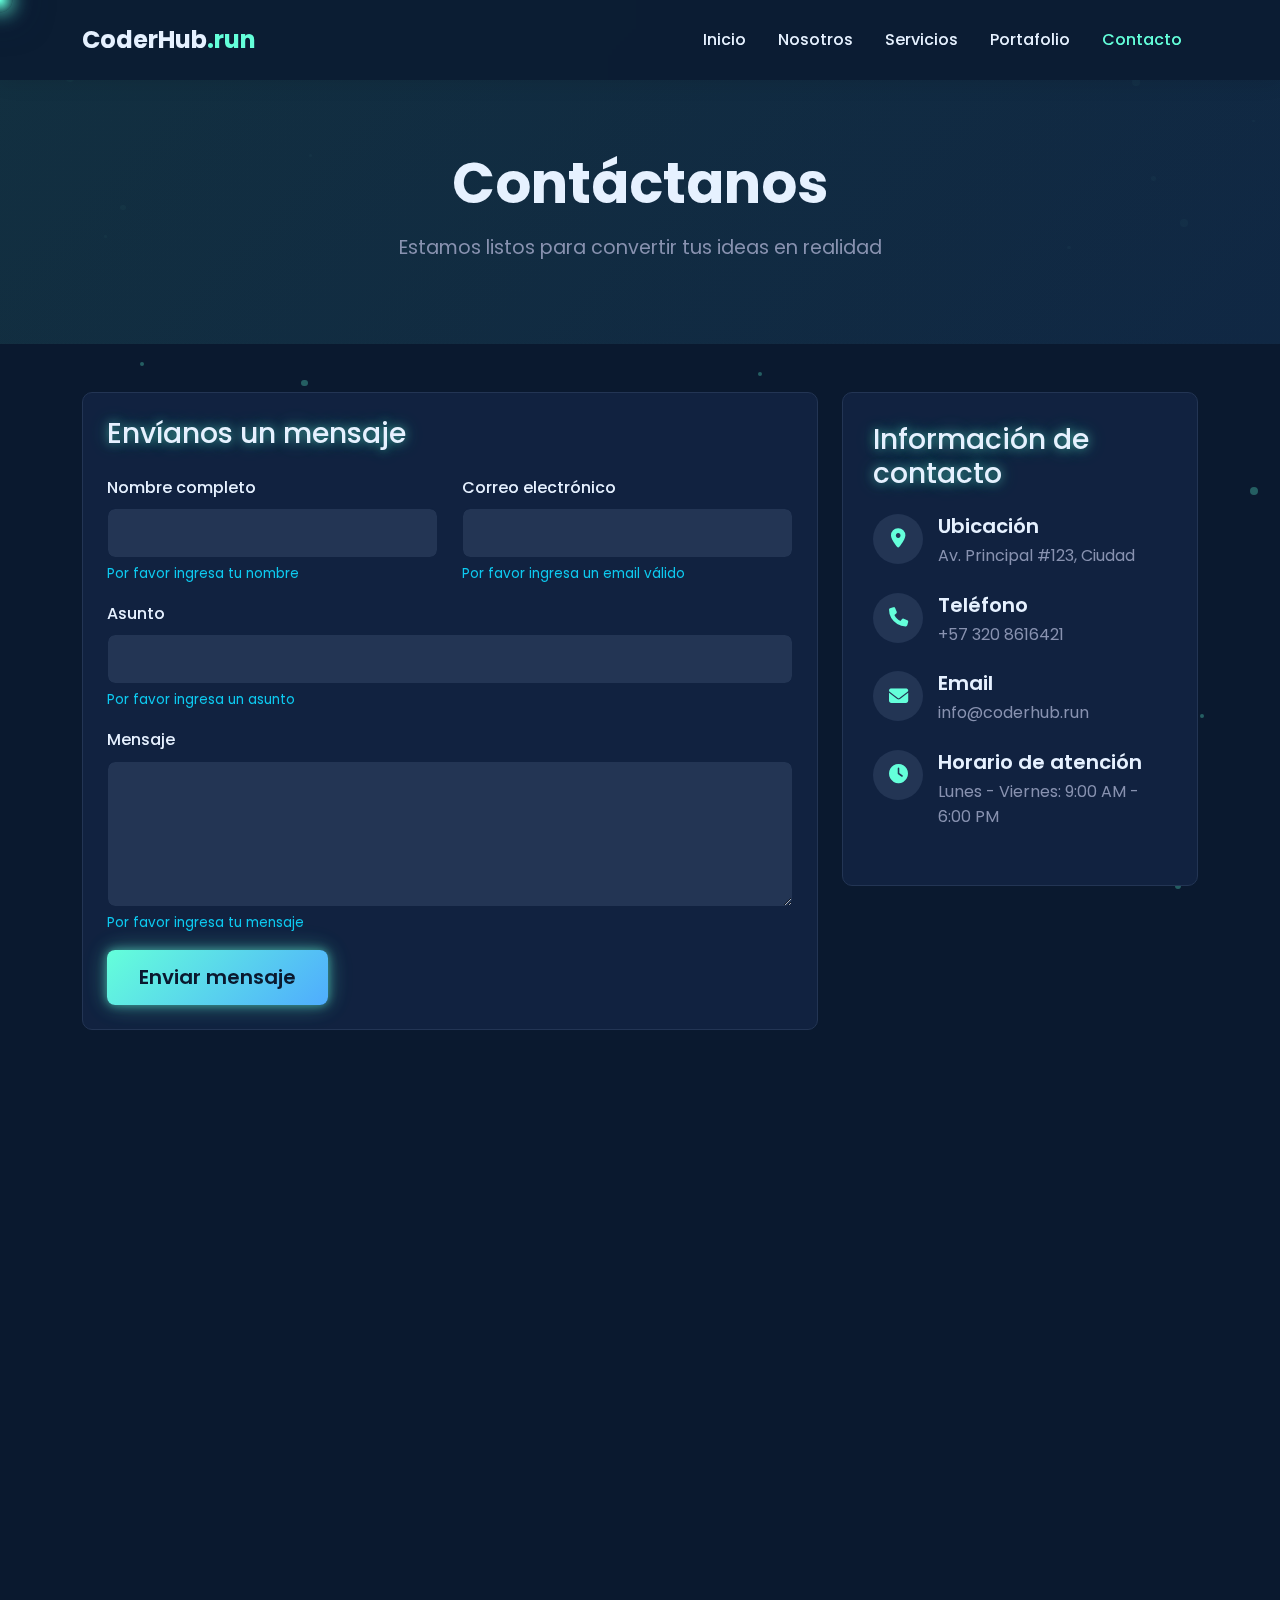
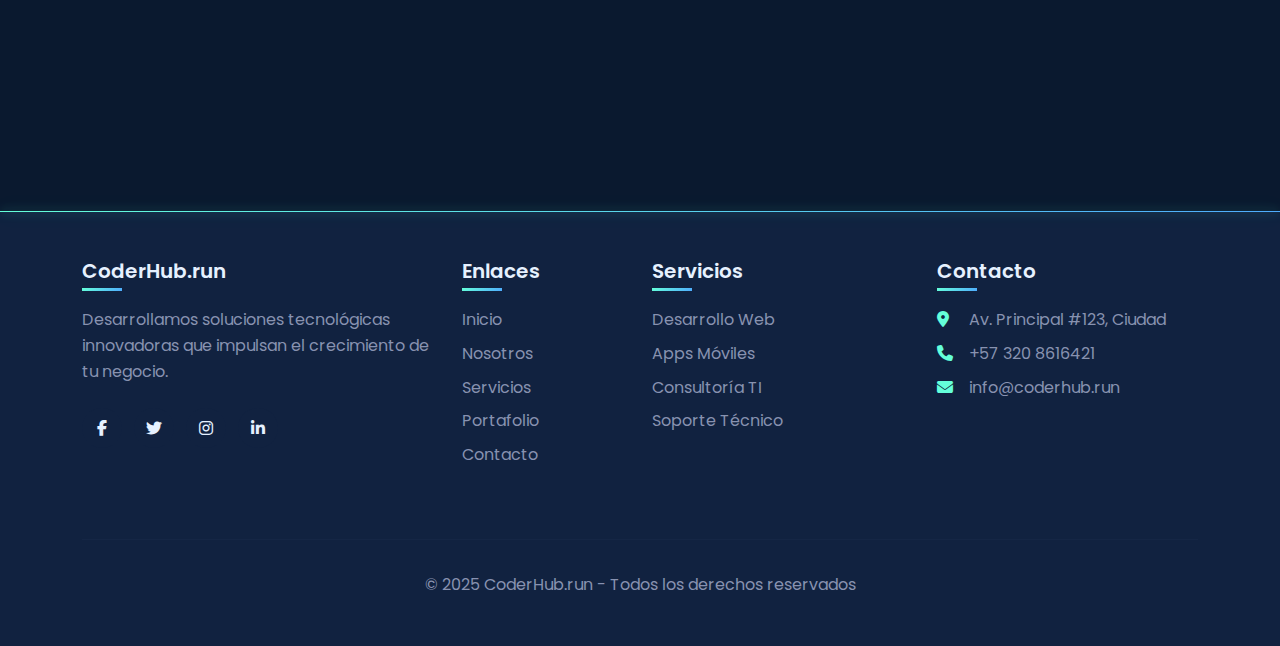
<file: contacto.html>
<!DOCTYPE html>
<html lang="es">
<head>
    <meta charset="UTF-8">
    <meta name="viewport" content="width=device-width, initial-scale=1.0">
    <title>Contacto - CoderHub.run</title>
    <!-- Bootstrap CSS -->
    <link href="https://cdn.jsdelivr.net/npm/bootstrap@5.3.0/dist/css/bootstrap.min.css" rel="stylesheet">
    <!-- Font Awesome -->
    <link rel="stylesheet" href="https://cdnjs.cloudflare.com/ajax/libs/font-awesome/6.4.0/css/all.min.css">
    <!-- Animate.css -->
    <link rel="stylesheet" href="https://cdnjs.cloudflare.com/ajax/libs/animate.css/4.1.1/animate.min.css">
    <!-- Google Fonts -->
    <link href="https://fonts.googleapis.com/css2?family=Poppins:wght@300;400;500;600;700&display=swap" rel="stylesheet">
    <!-- CSS personalizado -->
    <link rel="stylesheet" href="css/styles.css">
</head>
<body>
    <!-- Navbar -->
    <nav class="navbar navbar-expand-lg navbar-dark fixed-top">
        <div class="container">
            <a class="navbar-brand" href="index.html">
                <span class="brand-text">CoderHub<span class="brand-accent">.run</span></span>
            </a>
            <button class="navbar-toggler" type="button" data-bs-toggle="collapse" data-bs-target="#navbarNav">
                <span class="navbar-toggler-icon"></span>
            </button>
            <div class="collapse navbar-collapse" id="navbarNav">
                <ul class="navbar-nav ms-auto">
                    <li class="nav-item">
                        <a class="nav-link" href="index.html">Inicio</a>
                    </li>
                    <li class="nav-item">
                        <a class="nav-link" href="nosotros.html">Nosotros</a>
                    </li>
                    <li class="nav-item">
                        <a class="nav-link" href="servicios.html">Servicios</a>
                    </li>
                    <li class="nav-item">
                        <a class="nav-link" href="portafolio.html">Portafolio</a>
                    </li>
                    <li class="nav-item">
                        <a class="nav-link active" href="contacto.html">Contacto</a>
                    </li>
                </ul>
            </div>
        </div>
    </nav>

    <!-- Page Header -->
    <section class="page-header">
        <div class="container">
            <div class="row">
                <div class="col-12">
                    <h1 class="animate__animated animate__fadeInDown">Contáctanos</h1>
                    <p class="animate__animated animate__fadeIn animate__delay-1s">Estamos listos para convertir tus ideas en realidad</p>
                </div>
            </div>
        </div>
    </section>

    <!-- Contact Content -->
    <section class="contact-content py-5">
        <div class="container">
            <div class="row">
                <div class="col-lg-8 mb-5 mb-lg-0">
                    <div class="card magic-reveal">
                        <div class="card-body p-4">
                            <h3 class="neon-text mb-4">Envíanos un mensaje</h3>
                            <form id="contactForm">
                                <div class="row">
                                    <div class="col-md-6 mb-3">
                                        <label for="name" class="form-label">Nombre completo</label>
                                        <input type="text" class="form-control" id="name" required>
                                        <div class="invalid-feedback">Por favor ingresa tu nombre</div>
                                    </div>
                                    <div class="col-md-6 mb-3">
                                        <label for="email" class="form-label">Correo electrónico</label>
                                        <input type="email" class="form-control" id="email" required>
                                        <div class="invalid-feedback">Por favor ingresa un email válido</div>
                                    </div>
                                </div>
                                <div class="mb-3">
                                    <label for="subject" class="form-label">Asunto</label>
                                    <input type="text" class="form-control" id="subject" required>
                                    <div class="invalid-feedback">Por favor ingresa un asunto</div>
                                </div>
                                <div class="mb-3">
                                    <label for="message" class="form-label">Mensaje</label>
                                    <textarea class="form-control" id="message" rows="5" required></textarea>
                                    <div class="invalid-feedback">Por favor ingresa tu mensaje</div>
                                </div>
                                <button type="submit" class="btn btn-primary btn-lg">Enviar mensaje</button>
                            </form>
                        </div>
                    </div>
                </div>
                <div class="col-lg-4">
                    <div class="contact-info magic-reveal">
                        <h3 class="neon-text mb-4">Información de contacto</h3>
                        <div class="contact-item mb-4">
                            <div class="contact-icon">
                                <i class="fas fa-map-marker-alt"></i>
                            </div>
                            <div class="contact-details">
                                <h5>Ubicación</h5>
                                <p>Av. Principal #123, Ciudad</p>
                            </div>
                        </div>
                        <div class="contact-item mb-4">
                            <div class="contact-icon">
                                <i class="fas fa-phone"></i>
                            </div>
                            <div class="contact-details">
                                <h5>Teléfono</h5>
                                <p>+57 320 8616421</p>
                            </div>
                        </div>
                        <div class="contact-item mb-4">
                            <div class="contact-icon">
                                <i class="fas fa-envelope"></i>
                            </div>
                            <div class="contact-details">
                                <h5>Email</h5>
                                <p>info@coderhub.run</p>
                            </div>
                        </div>
                        <div class="contact-item">
                            <div class="contact-icon">
                                <i class="fas fa-clock"></i>
                            </div>
                            <div class="contact-details">
                                <h5>Horario de atención</h5>
                                <p>Lunes - Viernes: 9:00 AM - 6:00 PM</p>
                            </div>
                        </div>
                    </div>
                </div>
            </div>

            <div class="row mt-5">
                <div class="col-12">
                    <div class="map-container magic-reveal">
                        <h3 class="neon-text mb-4">Nuestra ubicación</h3>
                        <div class="ratio ratio-16x9">
                            <iframe src="https://www.google.com/maps/embed?pb=!1m18!1m12!1m3!1d3966.521260322283!2d-75.5619058857344!3d6.201662495501325!2m3!1f0!2f0!3f0!3m2!1i1024!2i768!4f13.1!3m3!1m2!1s0x8e468280f8c32c7f%3A0x4dee4fe8d4b6d0c1!2sMedell%C3%ADn%2C%20Antioquia!5e0!3m2!1ses!2sco!4v1620000000000!5m2!1ses!2sco" width="600" height="450" style="border:0;" allowfullscreen="" loading="lazy"></iframe>
                        </div>
                    </div>
                </div>
            </div>
        </div>
    </section>

    <!-- Footer -->
    <footer class="footer py-5">
        <div class="container">
            <div class="row">
                <div class="col-lg-4 mb-4">
                    <h5>CoderHub.run</h5>
                    <p>Desarrollamos soluciones tecnológicas innovadoras que impulsan el crecimiento de tu negocio.</p>
                    <div class="social-icons">
                        <a href="#"><i class="fab fa-facebook-f"></i></a>
                        <a href="#"><i class="fab fa-twitter"></i></a>
                        <a href="#"><i class="fab fa-instagram"></i></a>
                        <a href="#"><i class="fab fa-linkedin-in"></i></a>
                    </div>
                </div>
                <div class="col-lg-2 col-md-6 mb-4">
                    <h5>Enlaces</h5>
                    <ul class="list-unstyled">
                        <li><a href="index.html">Inicio</a></li>
                        <li><a href="nosotros.html">Nosotros</a></li>
                        <li><a href="servicios.html">Servicios</a></li>
                        <li><a href="portafolio.html">Portafolio</a></li>
                        <li><a href="contacto.html">Contacto</a></li>
                    </ul>
                </div>
                <div class="col-lg-3 col-md-6 mb-4">
                    <h5>Servicios</h5>
                    <ul class="list-unstyled">
                        <li><a href="servicios.html">Desarrollo Web</a></li>
                        <li><a href="servicios.html">Apps Móviles</a></li>
                        <li><a href="servicios.html">Consultoría TI</a></li>
                        <li><a href="servicios.html">Soporte Técnico</a></li>
                    </ul>
                </div>
                <div class="col-lg-3 mb-4">
                    <h5>Contacto</h5>
                    <ul class="list-unstyled">
                        <li><i class="fas fa-map-marker-alt me-2"></i> Av. Principal #123, Ciudad</li>
                        <li><i class="fas fa-phone me-2"></i> +57 320 8616421</li>
                        <li><i class="fas fa-envelope me-2"></i> info@coderhub.run</li>
                    </ul>
                </div>
            </div>
            <hr>
            <div class="text-center">
                <p class="mb-0">&copy; 2025 CoderHub.run - Todos los derechos reservados</p>
            </div>
        </div>
    </footer>

    <!-- Bootstrap JS -->
    <script src="https://cdn.jsdelivr.net/npm/bootstrap@5.3.0/dist/js/bootstrap.bundle.min.js"></script>
    <!-- Custom JS -->
    <script src="js/magic.js"></script>
    <script src="js/contact.js"></script>
    <div class="magic-cursor"></div>
</body>
</html>
</file>
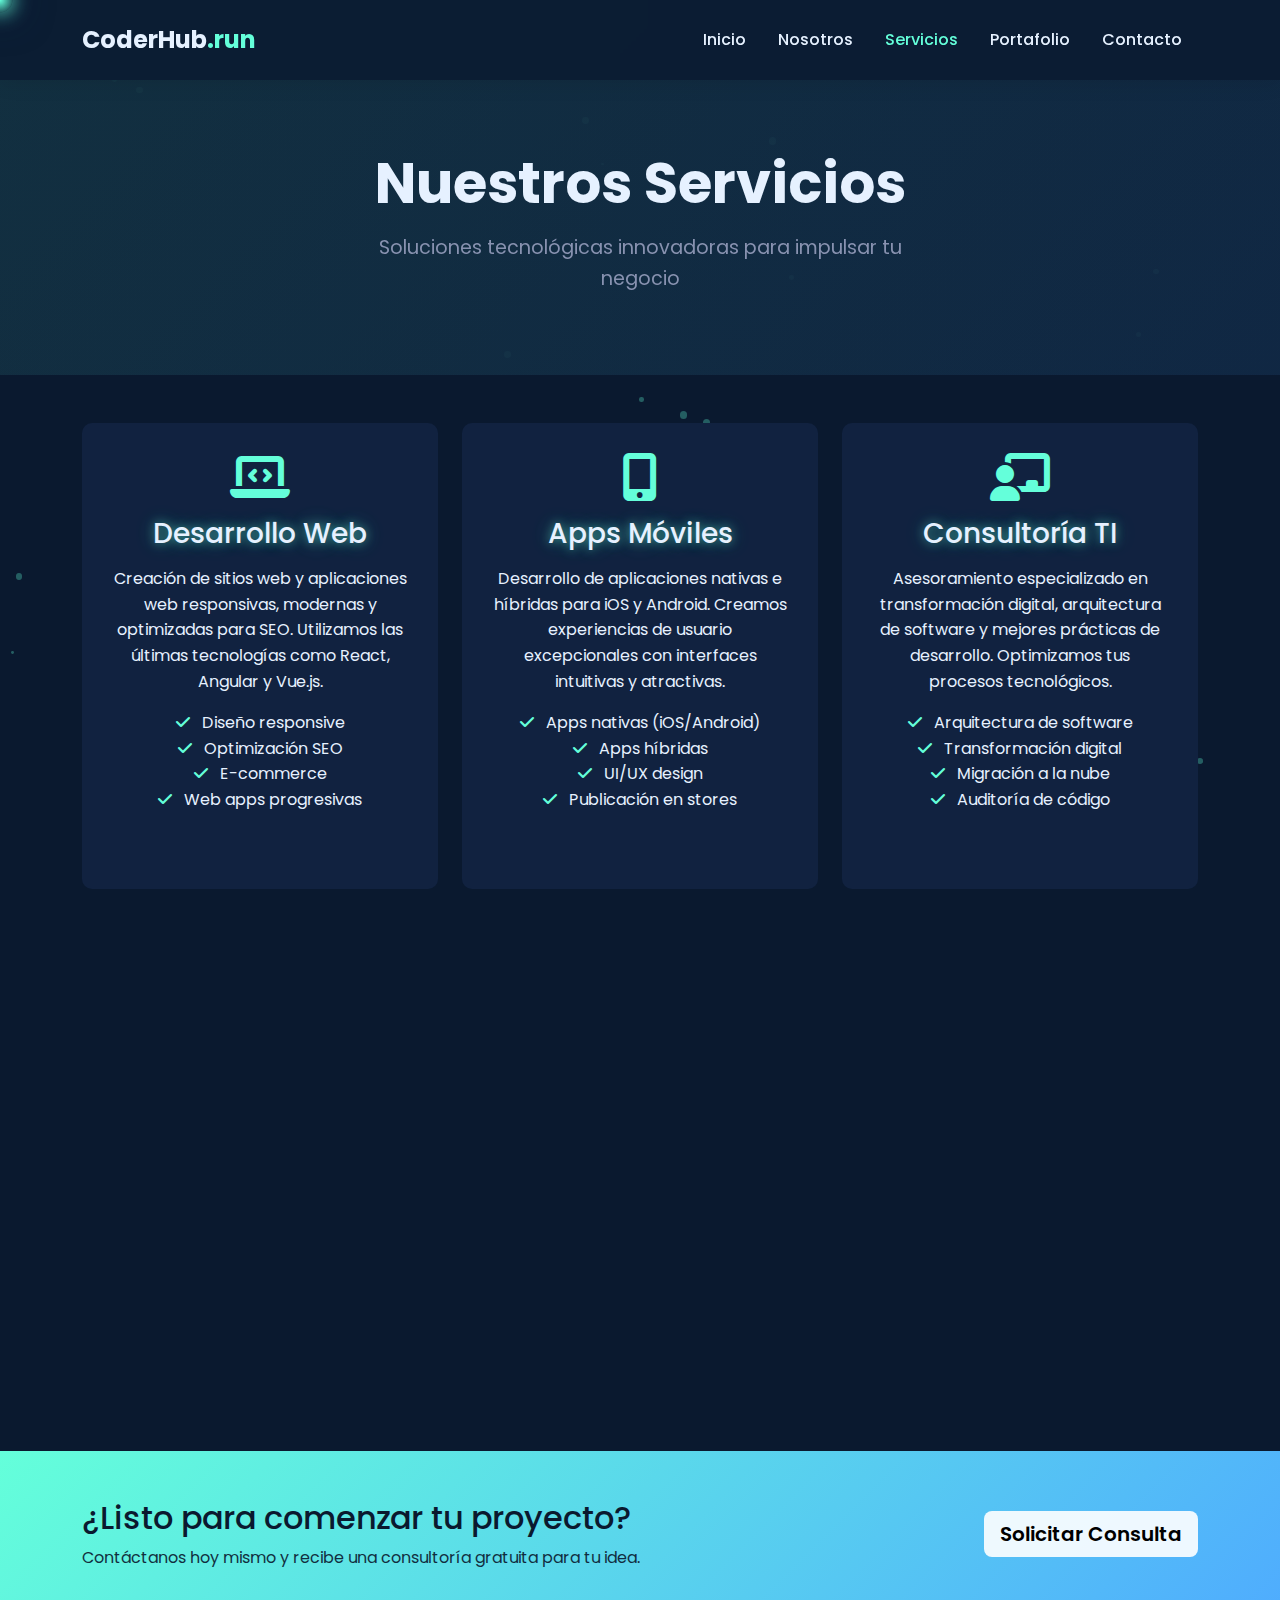
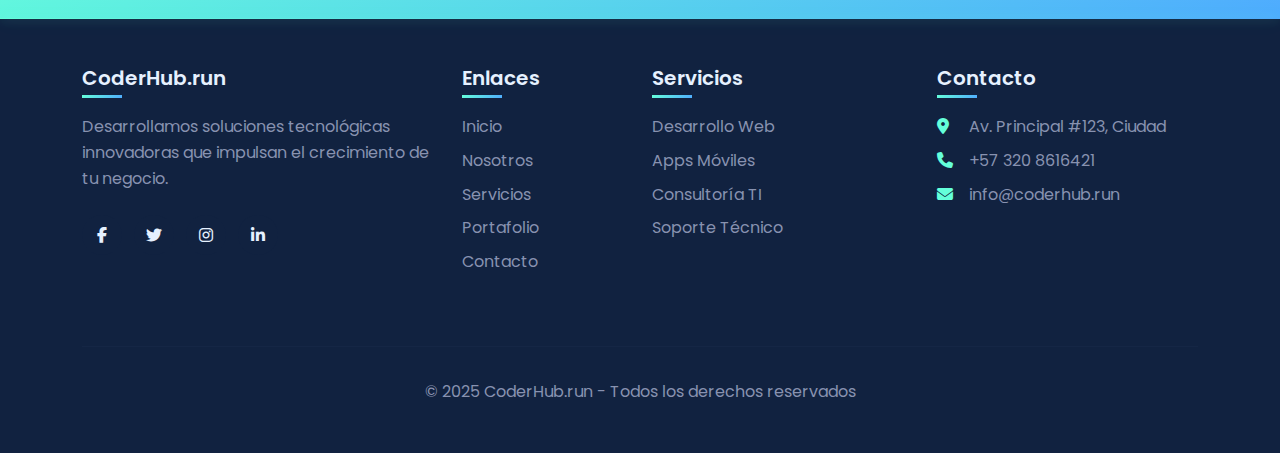
<file: servicios.html>
<!DOCTYPE html>
<html lang="es">
<head>
    <meta charset="UTF-8">
    <meta name="viewport" content="width=device-width, initial-scale=1.0">
    <title>Servicios - CoderHub.run</title>
    <!-- Bootstrap CSS -->
    <link href="https://cdn.jsdelivr.net/npm/bootstrap@5.3.0/dist/css/bootstrap.min.css" rel="stylesheet">
    <!-- Font Awesome -->
    <link rel="stylesheet" href="https://cdnjs.cloudflare.com/ajax/libs/font-awesome/6.4.0/css/all.min.css">
    <!-- Animate.css -->
    <link rel="stylesheet" href="https://cdnjs.cloudflare.com/ajax/libs/animate.css/4.1.1/animate.min.css">
    <!-- Google Fonts -->
    <link href="https://fonts.googleapis.com/css2?family=Poppins:wght@300;400;500;600;700&display=swap" rel="stylesheet">
    <!-- CSS personalizado -->
    <link rel="stylesheet" href="css/styles.css">
</head>
<body>
    <!-- Navbar -->
    <nav class="navbar navbar-expand-lg navbar-dark fixed-top">
        <div class="container">
            <a class="navbar-brand" href="index.html">
                <span class="brand-text">CoderHub<span class="brand-accent">.run</span></span>
            </a>
            <button class="navbar-toggler" type="button" data-bs-toggle="collapse" data-bs-target="#navbarNav">
                <span class="navbar-toggler-icon"></span>
            </button>
            <div class="collapse navbar-collapse" id="navbarNav">
                <ul class="navbar-nav ms-auto">
                    <li class="nav-item">
                        <a class="nav-link" href="index.html">Inicio</a>
                    </li>
                    <li class="nav-item">
                        <a class="nav-link" href="nosotros.html">Nosotros</a>
                    </li>
                    <li class="nav-item">
                        <a class="nav-link active" href="servicios.html">Servicios</a>
                    </li>
                    <li class="nav-item">
                        <a class="nav-link" href="portafolio.html">Portafolio</a>
                    </li>
                    <li class="nav-item">
                        <a class="nav-link" href="contacto.html">Contacto</a>
                    </li>
                </ul>
            </div>
        </div>
    </nav>

    <!-- Page Header -->
    <section class="page-header">
        <div class="container">
            <div class="row">
                <div class="col-12">
                    <h1 class="animate__animated animate__fadeInDown">Nuestros Servicios</h1>
                    <p class="animate__animated animate__fadeIn animate__delay-1s">Soluciones tecnológicas innovadoras para impulsar tu negocio</p>
                </div>
            </div>
        </div>
    </section>

    <!-- Services Content -->
    <section class="services-content py-5">
        <div class="container">
            <div class="row">
                <div class="col-md-6 col-lg-4 mb-4">
                    <div class="service-detail-card magic-reveal text-center">
                        <i class="fas fa-laptop-code fa-3x mb-3"></i>
                        <h3 class="neon-text mb-3">Desarrollo Web</h3>
                        <p>Creación de sitios web y aplicaciones web responsivas, modernas y optimizadas para SEO. Utilizamos las últimas tecnologías como React, Angular y Vue.js.</p>
                        <ul class="list-unstyled mt-3">
                            <li><i class="fas fa-check text-accent me-2"></i> Diseño responsive</li>
                            <li><i class="fas fa-check text-accent me-2"></i> Optimización SEO</li>
                            <li><i class="fas fa-check text-accent me-2"></i> E-commerce</li>
                            <li><i class="fas fa-check text-accent me-2"></i> Web apps progresivas</li>
                        </ul>
                    </div>
                </div>
                <div class="col-md-6 col-lg-4 mb-4">
                    <div class="service-detail-card magic-reveal text-center">
                        <i class="fas fa-mobile-alt fa-3x mb-3"></i>
                        <h3 class="neon-text mb-3">Apps Móviles</h3>
                        <p>Desarrollo de aplicaciones nativas e híbridas para iOS y Android. Creamos experiencias de usuario excepcionales con interfaces intuitivas y atractivas.</p>
                        <ul class="list-unstyled mt-3">
                            <li><i class="fas fa-check text-accent me-2"></i> Apps nativas (iOS/Android)</li>
                            <li><i class="fas fa-check text-accent me-2"></i> Apps híbridas</li>
                            <li><i class="fas fa-check text-accent me-2"></i> UI/UX design</li>
                            <li><i class="fas fa-check text-accent me-2"></i> Publicación en stores</li>
                        </ul>
                    </div>
                </div>
                <div class="col-md-6 col-lg-4 mb-4">
                    <div class="service-detail-card magic-reveal text-center">
                        <i class="fas fa-chalkboard-teacher fa-3x mb-3"></i>
                        <h3 class="neon-text mb-3">Consultoría TI</h3>
                        <p>Asesoramiento especializado en transformación digital, arquitectura de software y mejores prácticas de desarrollo. Optimizamos tus procesos tecnológicos.</p>
                        <ul class="list-unstyled mt-3">
                            <li><i class="fas fa-check text-accent me-2"></i> Arquitectura de software</li>
                            <li><i class="fas fa-check text-accent me-2"></i> Transformación digital</li>
                            <li><i class="fas fa-check text-accent me-2"></i> Migración a la nube</li>
                            <li><i class="fas fa-check text-accent me-2"></i> Auditoría de código</li>
                        </ul>
                    </div>
                </div>
                <div class="col-md-6 col-lg-4 mb-4">
                    <div class="service-detail-card magic-reveal text-center">
                        <i class="fas fa-headset fa-3x mb-3"></i>
                        <h3 class="neon-text mb-3">Soporte Técnico</h3>
                        <p>Mantenimiento continuo, actualizaciones y soporte técnico para tus sistemas. Garantizamos el funcionamiento óptimo de tus aplicaciones y sitios web.</p>
                        <ul class="list-unstyled mt-3">
                            <li><i class="fas fa-check text-accent me-2"></i> Mantenimiento preventivo</li>
                            <li><i class="fas fa-check text-accent me-2"></i> Resolución de incidencias</li>
                            <li><i class="fas fa-check text-accent me-2"></i> Actualizaciones de seguridad</li>
                            <li><i class="fas fa-check text-accent me-2"></i> Monitoreo 24/7</li>
                        </ul>
                    </div>
                </div>
                <div class="col-md-6 col-lg-4 mb-4">
                    <div class="service-detail-card magic-reveal text-center">
                        <i class="fas fa-database fa-3x mb-3"></i>
                        <h3 class="neon-text mb-3">Bases de Datos</h3>
                        <p>Diseño, implementación y optimización de bases de datos. Desarrollamos soluciones escalables y eficientes para el almacenamiento de tu información.</p>
                        <ul class="list-unstyled mt-3">
                            <li><i class="fas fa-check text-accent me-2"></i> Diseño de bases de datos</li>
                            <li><i class="fas fa-check text-accent me-2"></i> Optimización de consultas</li>
                            <li><i class="fas fa-check text-accent me-2"></i> Migración de datos</li>
                            <li><i class="fas fa-check text-accent me-2"></i> Respaldo y recuperación</li>
                        </ul>
                    </div>
                </div>
                <div class="col-md-6 col-lg-4 mb-4">
                    <div class="service-detail-card magic-reveal text-center">
                        <i class="fas fa-cloud fa-3x mb-3"></i>
                        <h3 class="neon-text mb-3">Cloud Computing</h3>
                        <p>Implementación de soluciones en la nube para mejorar la escalabilidad, seguridad y disponibilidad de tus aplicaciones y servicios.</p>
                        <ul class="list-unstyled mt-3">
                            <li><i class="fas fa-check text-accent me-2"></i> AWS, Azure y Google Cloud</li>
                            <li><i class="fas fa-check text-accent me-2"></i> Implementación de servidores</li>
                            <li><i class="fas fa-check text-accent me-2"></i> Escalabilidad automática</li>
                            <li><i class="fas fa-check text-accent me-2"></i> Seguridad en la nube</li>
                        </ul>
                    </div>
                </div>
            </div>
        </div>
    </section>

    <!-- Call to Action -->
    <section class="cta-section py-5 bg-primary">
        <div class="container">
            <div class="row align-items-center">
                <div class="col-lg-8 mb-4 mb-lg-0">
                    <h2 class="neon-text">¿Listo para comenzar tu proyecto?</h2>
                    <p class="mb-0">Contáctanos hoy mismo y recibe una consultoría gratuita para tu idea.</p>
                </div>
                <div class="col-lg-4 text-lg-end">
                    <a href="contacto.html" class="btn btn-light btn-lg">Solicitar Consulta</a>
                </div>
            </div>
        </div>
    </section>

    <!-- Footer -->
    <footer class="footer py-5">
        <div class="container">
            <div class="row">
                <div class="col-lg-4 mb-4">
                    <h5>CoderHub.run</h5>
                    <p>Desarrollamos soluciones tecnológicas innovadoras que impulsan el crecimiento de tu negocio.</p>
                    <div class="social-icons">
                        <a href="#"><i class="fab fa-facebook-f"></i></a>
                        <a href="#"><i class="fab fa-twitter"></i></a>
                        <a href="#"><i class="fab fa-instagram"></i></a>
                        <a href="#"><i class="fab fa-linkedin-in"></i></a>
                    </div>
                </div>
                <div class="col-lg-2 col-md-6 mb-4">
                    <h5>Enlaces</h5>
                    <ul class="list-unstyled">
                        <li><a href="index.html">Inicio</a></li>
                        <li><a href="nosotros.html">Nosotros</a></li>
                        <li><a href="servicios.html">Servicios</a></li>
                        <li><a href="portafolio.html">Portafolio</a></li>
                        <li><a href="contacto.html">Contacto</a></li>
                    </ul>
                </div>
                <div class="col-lg-3 col-md-6 mb-4">
                    <h5>Servicios</h5>
                    <ul class="list-unstyled">
                        <li><a href="servicios.html">Desarrollo Web</a></li>
                        <li><a href="servicios.html">Apps Móviles</a></li>
                        <li><a href="servicios.html">Consultoría TI</a></li>
                        <li><a href="servicios.html">Soporte Técnico</a></li>
                    </ul>
                </div>
                <div class="col-lg-3 mb-4">
                    <h5>Contacto</h5>
                    <ul class="list-unstyled">
                        <li><i class="fas fa-map-marker-alt me-2"></i> Av. Principal #123, Ciudad</li>
                        <li><i class="fas fa-phone me-2"></i> +57 320 8616421</li>
                        <li><i class="fas fa-envelope me-2"></i> info@coderhub.run</li>
                    </ul>
                </div>
            </div>
            <hr>
            <div class="text-center">
                <p class="mb-0">&copy; 2025 CoderHub.run - Todos los derechos reservados</p>
            </div>
        </div>
    </footer>

    <!-- Bootstrap JS -->
    <script src="https://cdn.jsdelivr.net/npm/bootstrap@5.3.0/dist/js/bootstrap.bundle.min.js"></script>
    <!-- Custom JS -->
    <script src="js/magic.js"></script>
    <div class="magic-cursor"></div>
</body>
</html>
</file>
<file: css/styles.css>
/* styles.css - Efectos mágicos y estilos principales */
:root {
    --primary-dark: #0a192f;
    --primary: #112240;
    --primary-light: #233554;
    --accent: #64ffda;
    --text-primary: #e6f1ff;
    --text-secondary: #8892b0;
    --bs-secondary-color: #86b7fe;
    --bs-card-bg: #00152a;
    --white: #ffffff;
    --gradient: linear-gradient(135deg, #64ffda 0%, #4facfe 100%);
    --glow: 0 0 10px rgba(100, 255, 218, 0.5),
        0 0 20px rgba(100, 255, 218, 0.3),
        0 0 30px rgba(100, 255, 218, 0.1);
}

* {
    cursor: none; 
    margin: 0;
    padding: 0;
    box-sizing: border-box;
}

body {
    font-family: 'Poppins', sans-serif;
    background-color: var(--primary-dark);
    color: var(--text-primary);
    line-height: 1.6;
    overflow-x: hidden;
}

.magic-cursor {
    position: fixed;
    top: 0;
    left: 0;
    width: 25px;
    height: 25px;
    border-radius: 50%;
    pointer-events: none;
    background: radial-gradient(circle, var(--accent), transparent);
    box-shadow: 0 0 20px var(--accent), 0 0 40px var(--primary);
    transform: translate(-50%, -50%);
    transition: transform 0.1s ease-out, width 0.2s ease, height 0.2s ease;
    z-index: 9999;
}

/* Efecto al pasar sobre links y botones */
a:hover ~ .magic-cursor,
button:hover ~ .magic-cursor,
.btn:hover ~ .magic-cursor {
    width: 50px;
    height: 50px;
    background: radial-gradient(circle, var(--primary-light), transparent);
    box-shadow: 0 0 40px var(--accent), 0 0 80px var(--primary);
}

/* Efecto de partículas mágicas de fondo */
.magic-bg {
    position: fixed;
    top: 0;
    left: 0;
    width: 100%;
    height: 100%;
    z-index: -1;
    overflow: hidden;
}

.magic-particle {
    position: absolute;
    background: var(--accent);
    border-radius: 50%;
    opacity: 0.3;
    animation: floatParticle 15s infinite linear;
}

@keyframes floatParticle {
    0% {
        transform: translateY(0) translateX(0);
        opacity: 0;
    }

    10% {
        opacity: 0.3;
    }

    90% {
        opacity: 0.3;
    }

    100% {
        transform: translateY(-100vh) translateX(100px);
        opacity: 0;
    }
}

/* Navbar con efecto de vidrio */
.navbar {
    background-color: rgba(10, 25, 47, 0.8);
    backdrop-filter: blur(10px);
    padding: 1rem 0;
    transition: all 0.3s ease;
    box-shadow: 0 2px 20px rgba(0, 0, 0, 0.1);
}

.navbar-brand {
    display: flex;
    align-items: center;
    font-weight: 700;
    font-size: 1.5rem;
}

.brand-text {
    color: var(--text-primary);
}

.brand-accent {
    color: var(--accent);
}

.navbar-nav .nav-link {
    color: var(--text-primary);
    font-weight: 500;
    margin: 0 0.5rem;
    position: relative;
    transition: all 0.3s ease;
}

.navbar-nav .nav-link:hover {
    color: var(--accent);
}

.navbar-nav .nav-link::after {
    content: '';
    position: absolute;
    width: 0;
    height: 2px;
    bottom: 0;
    left: 0;
    background: var(--gradient);
    transition: width 0.3s ease;
}

.navbar-nav .nav-link:hover::after {
    width: 100%;
}

.navbar-nav .nav-link.active {
    color: var(--accent);
}

/* Efecto de neón para textos */
.neon-text {
    color: var(--text-primary);
    text-shadow: var(--glow);
    transition: all 0.3s ease;
}

.neon-text:hover {
    text-shadow: 0 0 15px rgba(100, 255, 218, 0.7),
        0 0 25px rgba(100, 255, 218, 0.5),
        0 0 40px rgba(100, 255, 218, 0.3);
}

/* Hero Section con efecto de luz */
.hero {
    background-color: var(--primary-dark);
    padding-top: 80px;
    position: relative;
    overflow: hidden;
    min-height: 100vh;
    display: flex;
    align-items: center;
}

.hero::before {
    content: '';
    position: absolute;
    top: -50%;
    right: -10%;
    width: 500px;
    height: 500px;
    border-radius: 50%;
    background: radial-gradient(circle, rgba(100, 255, 218, 0.1) 0%, rgba(10, 25, 47, 0) 70%);
}

.hero h1 {
    font-size: 3.5rem;
    font-weight: 700;
    margin-bottom: 1.5rem;
}

.text-gradient {
    background: var(--gradient);
    -webkit-background-clip: text;
    background-clip: text;
    color: transparent;
    position: relative;
}

.text-gradient::after {
    content: '';
    position: absolute;
    top: 0;
    left: 0;
    right: 0;
    bottom: 0;
    background: var(--gradient);
    z-index: -1;
    filter: blur(15px);
    opacity: 0.7;
}

.hero p {
    font-size: 1.25rem;
    color: var(--text-secondary);
    margin-bottom: 2rem;
}

/* Botones con efecto de luz */
.btn-primary {
    background: var(--gradient);
    border: none;
    padding: 0.8rem 2rem;
    font-weight: 600;
    border-radius: 4px;
    transition: all 0.3s ease;
    box-shadow: var(--glow);
    position: relative;
    overflow: hidden;
    color: var(--primary-dark);
    text-decoration: none;
    display: inline-block;
}

.btn-primary:hover {
    transform: translateY(-3px);
    box-shadow: 0 8px 25px rgba(100, 255, 218, 0.3),
        0 0 15px rgba(100, 255, 218, 0.4);
    color: var(--primary-dark);
}

.btn-primary::before {
    content: '';
    position: absolute;
    top: -50%;
    left: -50%;
    width: 200%;
    height: 200%;
    background: linear-gradient(to bottom right,
            rgba(255, 255, 255, 0.2),
            rgba(255, 255, 255, 0));
    transform: rotate(45deg);
    transition: all 0.5s ease;
    opacity: 0;
}

.btn-primary:hover::before {
    opacity: 1;
    animation: shine 1.5s infinite;
}

@keyframes shine {
    0% {
        left: -50%;
    }

    100% {
        left: 100%;
    }
}

.btn-outline-primary {
    color: var(--accent);
    border: 2px solid var(--accent);
    background: transparent;
    padding: 0.8rem 2rem;
    font-weight: 600;
    border-radius: 4px;
    transition: all 0.3s ease;
    position: relative;
    overflow: hidden;
    text-decoration: none;
    display: inline-block;
}

.btn-outline-primary:hover {
    background: rgba(100, 255, 218, 0.1);
    transform: translateY(-3px);
    box-shadow: var(--glow);
    color: var(--text-primary);
}

/* Tarjetas con efecto de elevación y brillo */
.service-card {
    background-color: var(--primary-light);
    border: none;
    border-radius: 8px;
    transition: all 0.3s ease;
    overflow: hidden;
    position: relative;
    height: 100%;
}

.service-card::before {
    content: '';
    position: absolute;
    top: 0;
    left: 0;
    width: 100%;
    height: 0;
    background: var(--gradient);
    opacity: 0;
    transition: all 0.3s ease;
    z-index: 0;
}

.service-card:hover {
    transform: translateY(-10px);
    box-shadow: var(--glow);
}

.service-card:hover::before {
    height: 5px;
    opacity: 1;
}

.service-card .card-body {
    position: relative;
    z-index: 1;
    padding: 1.5rem;
}

.service-card i {
    color: var(--accent);
    transition: all 0.3s ease;
}

.service-card:hover i {
    transform: scale(1.2);
    text-shadow: var(--glow);
}

.service-card .card-title {
    color: var(--text-primary);
    font-weight: 600;
}

.service-card .card-text {
    color: var(--text-secondary);
}

/* Page Header */
.page-header {
    background: linear-gradient(rgba(10, 25, 47, 0.9), rgba(10, 25, 47, 0.9)), url('https://images.unsplash.com/photo-1467232004584-a241de8bcf5d?ixlib=rb-4.0.3&auto=format&fit=crop&w=1000&q=80');
    background-size: cover;
    background-position: center;
    padding: 150px 0 80px;
    text-align: center;
    position: relative;
    overflow: hidden;
}

.page-header::before {
    content: '';
    position: absolute;
    top: 0;
    left: 0;
    width: 100%;
    height: 100%;
    background: var(--gradient);
    opacity: 0.1;
    z-index: 0;
}

.page-header h1 {
    font-size: 3.5rem;
    font-weight: 700;
    margin-bottom: 1rem;
    position: relative;
    z-index: 1;
}

.page-header p {
    font-size: 1.2rem;
    color: var(--text-secondary);
    max-width: 600px;
    margin: 0 auto;
    position: relative;
    z-index: 1;
}

/* About Content */
.about-content {
    padding: 100px 0;
}

.history-card {
    background: var(--primary);
    border-radius: 10px;
    padding: 30px;
    box-shadow: 0 10px 30px rgba(0, 0, 0, 0.2);
    transition: all 0.3s ease;
    margin-bottom: 30px;
}

.history-card:hover {
    transform: translateY(-10px);
    box-shadow: 0 15px 35px rgba(0, 0, 0, 0.3);
}

.history-img img {
    transition: all 0.5s ease;
    border-radius: 10px;
}

.history-img:hover img {
    transform: scale(1.05);
    box-shadow: 0 15px 35px rgba(0, 0, 0, 0.3);
}

.mission-vision {
    background: var(--primary);
    border-radius: 10px;
    padding: 30px;
    margin-bottom: 30px;
    transition: all 0.3s ease;
    text-align: center;
    height: 100%;
}

.mission-vision:hover {
    transform: translateY(-5px);
    box-shadow: 0 10px 25px rgba(0, 0, 0, 0.2);
}

.mission-vision i {
    color: var(--accent);
    transition: all 0.3s ease;
}

.mission-vision:hover i {
    transform: scale(1.2);
}

.value-card {
    background: var(--primary);
    border-radius: 10px;
    padding: 30px;
    text-align: center;
    transition: all 0.3s ease;
    height: 100%;
}

.value-card:hover {
    transform: translateY(-10px);
    box-shadow: 0 15px 35px rgba(0, 0, 0, 0.3);
}

.value-card i {
    color: var(--accent);
    transition: all 0.3s ease;
}

.value-card:hover i {
    transform: rotate(15deg) scale(1.2);
}

.team-member {
    text-align: center;
    margin-bottom: 30px;
    transition: all 0.3s ease;
}

.team-member:hover {
    transform: translateY(-10px);
}

.team-img {
    width: 200px;
    height: 200px;
    border-radius: 50%;
    object-fit: cover;
    margin: 0 auto 20px;
    border: 3px solid var(--accent);
    transition: all 0.3s ease;
}

.team-member:hover .team-img {
    transform: scale(1.05);
    box-shadow: 0 0 20px rgba(100, 255, 218, 0.5);
}

.text-accent {
    color: var(--accent);
}

/* Services Content */
.services-content {
    padding: 100px 0;
}

.service-detail-card {
    background: var(--primary);
    border-radius: 10px;
    padding: 30px;
    margin-bottom: 30px;
    transition: all 0.3s ease;
    height: 100%;
    text-align: center;
}

.service-detail-card:hover {
    transform: translateY(-10px);
    box-shadow: 0 15px 35px rgba(0, 0, 0, 0.3);
}

.service-detail-card i {
    color: var(--accent);
    transition: all 0.3s ease;
}

.service-detail-card:hover i {
    transform: scale(1.2);
}

/* Portfolio Content */
.portfolio-content {
    padding: 100px 0;
}

.project-card {
    margin-bottom: 30px;
    overflow: hidden;
    border-radius: 10px;
    transition: all 0.3s ease;
    background: var(--primary);
}

.project-card:hover {
    transform: translateY(-10px);
    box-shadow: 0 15px 35px rgba(0, 0, 0, 0.3);
}

.project-img-container {
    position: relative;
    overflow: hidden;
}

.project-img-container img {
    width: 100%;
    height: 200px;
    object-fit: cover;
    transition: all 0.5s ease;
}

.project-card:hover .project-img-container img {
    transform: scale(1.1);
}

.project-overlay {
    position: absolute;
    top: 0;
    left: 0;
    width: 100%;
    height: 100%;
    background: rgba(10, 25, 47, 0.8);
    display: flex;
    align-items: center;
    justify-content: center;
    opacity: 0;
    transition: all 0.3s ease;
}

.project-card:hover .project-overlay {
    opacity: 1;
}

.project-links {
    display: flex;
    gap: 15px;
}

.project-link {
    width: 40px;
    height: 40px;
    background: var(--accent);
    color: var(--primary-dark);
    border-radius: 50%;
    display: flex;
    align-items: center;
    justify-content: center;
    text-decoration: none;
    transition: all 0.3s ease;
}

.project-link:hover {
    transform: scale(1.2);
    background: var(--text-primary);
}

.project-info {
    padding: 20px;
}

.project-tags {
    margin-top: 15px;
}

.project-tags .badge {
    margin-right: 5px;
    background: var(--accent);
    color: var(--primary-dark);
}

.technologies-container {
    display: flex;
    justify-content: center;
    flex-wrap: wrap;
    gap: 30px;
    margin-top: 30px;
}

.technology-item {
    text-align: center;
    transition: all 0.3s ease;
}

.technology-item:hover {
    transform: translateY(-10px);
}

.technology-item i {
    color: var(--accent);
    margin-bottom: 10px;
}

.technology-item span {
    display: block;
    color: var(--text-primary);
}

/* Estilos para el formulario de contacto */
.contact-content {
    padding: 100px 0;
}

.contact-info {
    background: var(--primary);
    border-radius: 10px;
    padding: 30px;
    border: 1px solid var(--primary-light);
}

.contact-item {
    display: flex;
    align-items: flex-start;
    margin-bottom: 25px;
}

.contact-icon {
    width: 50px;
    height: 50px;
    background: var(--primary-light);
    border-radius: 50%;
    display: flex;
    align-items: center;
    justify-content: center;
    margin-right: 15px;
    color: var(--accent);
    font-size: 1.2rem;
    flex-shrink: 0;
}

.contact-details h5 {
    color: var(--text-primary);
    margin-bottom: 5px;
    font-weight: 600;
}

.contact-details p {
    color: var(--text-secondary);
    margin: 0;
}

/* Estilos para el formulario */
.form-control {
    background-color: var(--primary-light);
    border: 1px solid var(--primary);
    color: var(--text-primary);
    padding: 12px 15px;
    border-radius: 8px;
    transition: all 0.3s ease;
}

.form-control:focus {
    background-color: var(--primary-light);
    border-color: var(--accent);
    color: var(--text-primary);
    box-shadow: 0 0 0 0.25rem rgba(100, 255, 218, 0.15);
}

.form-control::placeholder {
    color: var(--text-secondary);
    opacity: 0.7;
}

.form-label {
    color: var(--text-primary);
    font-weight: 500;
    margin-bottom: 8px;
}

/* Validación de formulario */
.invalid-feedback {
    color: #ff6b6b;
    display: block;
    margin-top: 5px;
    font-size: 0.85rem;
}

.is-invalid {
    border-color: #ff6b6b !important;
}

.is-valid {
    border-color: #6bcf7f !important;
}

/* Botón del formulario */
.btn-primary {
    background: var(--gradient);
    border: none;
    padding: 0.8rem 2rem;
    font-weight: 600;
    border-radius: 8px;
    transition: all 0.3s ease;
    box-shadow: var(--glow);
    position: relative;
    overflow: hidden;
    color: var(--primary-dark);
    text-decoration: none;
    display: inline-block;
}

.btn-primary:hover {
    transform: translateY(-3px);
    box-shadow: 0 8px 25px rgba(100, 255, 218, 0.3),
        0 0 15px rgba(100, 255, 218, 0.4);
    color: var(--primary-dark);
}

/* Tarjeta del formulario */
.card {
    background: var(--primary);
    border: 1px solid var(--primary-light);
    border-radius: 10px;
    overflow: hidden;
}

.card-body {
    padding: 2rem;
}

/* Títulos del formulario */
.neon-text {
    color: var(--text-primary);
    text-shadow: var(--glow);
    transition: all 0.3s ease;
}

.neon-text:hover {
    text-shadow: 0 0 15px rgba(100, 255, 218, 0.7),
        0 0 25px rgba(100, 255, 218, 0.5),
        0 0 40px rgba(100, 255, 218, 0.3);
}

/* Form Styles */
.form-control {
    background-color: var(--primary-light);
    border: 1px solid var(--primary);
    color: var(--text-primary);
    padding: 12px 15px;
}

.form-control:focus {
    background-color: var(--primary-light);
    border-color: var(--accent);
    color: var(--text-primary);
    box-shadow: 0 0 0 0.25rem rgba(100, 255, 218, 0.25);
}

.form-label {
    color: var(--text-primary);
    font-weight: 500;
    margin-bottom: 8px;
}

.invalid-feedback {
    color: #0dcaf0;
    display: block;
    margin-top: 5px;
}

.is-invalid {
    border-color: #ff6b6b !important;
}

.is-valid {
    border-color: #6bcf7f !important;
}

.alert {
    border: none;
    border-radius: 8px;
    padding: 15px 20px;
}

.alert-success {
    background: rgba(107, 207, 127, 0.2);
    color: #6bcf7f;
    border-left: 4px solid #6bcf7f;
}

/* CTA Section */
.cta-section {
    background: var(--gradient);
    padding: 60px 0;
    color: var(--primary-dark);
}

.cta-section .neon-text {
    color: var(--primary-dark);
    text-shadow: none;
}

.cta-section p {
    color: var(--primary-dark);
    opacity: 0.9;
}

.cta-section .btn-light {
    background: rgba(255, 255, 255, 0.9);
    border: none;
    font-weight: 600;
}

.cta-section .btn-light:hover {
    background: var(--white);
    transform: translateY(-3px);
    box-shadow: 0 5px 15px rgba(0, 0, 0, 0.2);
}

/* Footer con efecto de borde luminoso */
.footer {
    background-color: var(--primary);
    position: relative;
    padding: 60px 0 30px;
}

.footer::before {
    content: '';
    position: absolute;
    top: 0;
    left: 0;
    width: 100%;
    height: 1px;
    background: var(--gradient);
    box-shadow: var(--glow);
}

.footer h5 {
    color: var(--text-primary);
    font-weight: 600;
    margin-bottom: 1.5rem;
    position: relative;
}

.footer h5::after {
    content: '';
    position: absolute;
    bottom: -8px;
    left: 0;
    width: 40px;
    height: 3px;
    background: var(--gradient);
}

.footer p,
.footer li {
    color: var(--text-secondary);
}

.footer a {
    color: var(--text-secondary);
    text-decoration: none;
    transition: color 0.3s ease;
}

.footer a:hover {
    color: var(--accent);
}

.footer ul {
    padding-left: 0;
}

.footer li {
    margin-bottom: 0.5rem;
    list-style: none;
}

.footer li i {
    color: var(--accent);
    width: 20px;
}

.social-icons {
    margin-top: 1.5rem;
}

.social-icons a {
    display: inline-flex;
    align-items: center;
    justify-content: center;
    width: 40px;
    height: 40px;
    border-radius: 50%;
    background-color: var(--primary);
    color: var(--text-primary);
    margin-right: 0.5rem;
    transition: all 0.3s ease;
    text-decoration: none;
}

.social-icons a:hover {
    background: var(--gradient);
    transform: translateY(-3px);
    box-shadow: var(--glow);
}

.footer hr {
    border-color: var(--primary-light);
    margin: 2rem 0;
}

/* Efectos de animación personalizados */
@keyframes float {

    0%,
    100% {
        transform: translateY(0);
    }

    50% {
        transform: translateY(-10px);
    }
}

.float-animation {
    animation: float 5s ease-in-out infinite;
}

/* Efecto de aparición mágica */
.magic-reveal {
    opacity: 0;
    transform: translateY(30px);
    transition: all 0.8s ease;
}

.magic-reveal.active {
    opacity: 1;
    transform: translateY(0);
}

/* Efecto de rotación 3D */
.card-3d {
    transform-style: preserve-3d;
    perspective: 1000px;
}

.card-3d-inner {
    transition: transform 0.5s ease;
}

.card-3d:hover .card-3d-inner {
    transform: rotateY(10deg) rotateX(5deg);
}

/* Confetti effect */
.confetti {
    position: absolute;
    width: 10px;
    height: 10px;
    background-color: #f00;
    border-radius: 50%;
}



/* Responsive */
@media (max-width: 992px) {
    .hero {
        padding: 100px 0 60px;
    }

    .hero h1 {
        font-size: 2.2rem;
        margin-top: 1.5rem;
    }

    .hero .lead {
        font-size: 1.1rem;
    }

    .hero .btn {
        margin-top: 1rem;
    }
}

@media (max-width: 768px) {
    .hero {
        text-align: center;
        padding: 90px 0 50px;
    }

    .hero h1 {
        font-size: 1.8rem;
        margin-top: 2rem;
    }

    .hero .lead {
        font-size: 1rem;
    }

    .hero img {
        margin-bottom: 2rem !important;
        max-width: 85%;
        margin: 0 auto;
    }

    .hero .btn {
        padding: 0.8rem 2rem;
        font-size: 1rem;
        margin-top: 1.5rem;
    }
}

@media (max-width: 576px) {
    .hero {
        padding: 80px 0 40px;
    }

    .hero h1 {
        font-size: 1.6rem;
        margin-top: 1.5rem;
    }

    .hero .lead {
        font-size: 0.95rem;
    }

    .hero img {
        max-width: 90%;
        margin-bottom: 1.5rem !important;
    }

    .hero .btn {
        padding: 0.7rem 1.8rem;
        font-size: 0.95rem;
        margin-top: 1.2rem;
    }
}

/* Espaciado adicional para el botón en móviles */
.hero .btn {
    transition: all 0.3s ease;
}

.hero .btn:hover {
    transform: translateY(-3px);
}
</file>
